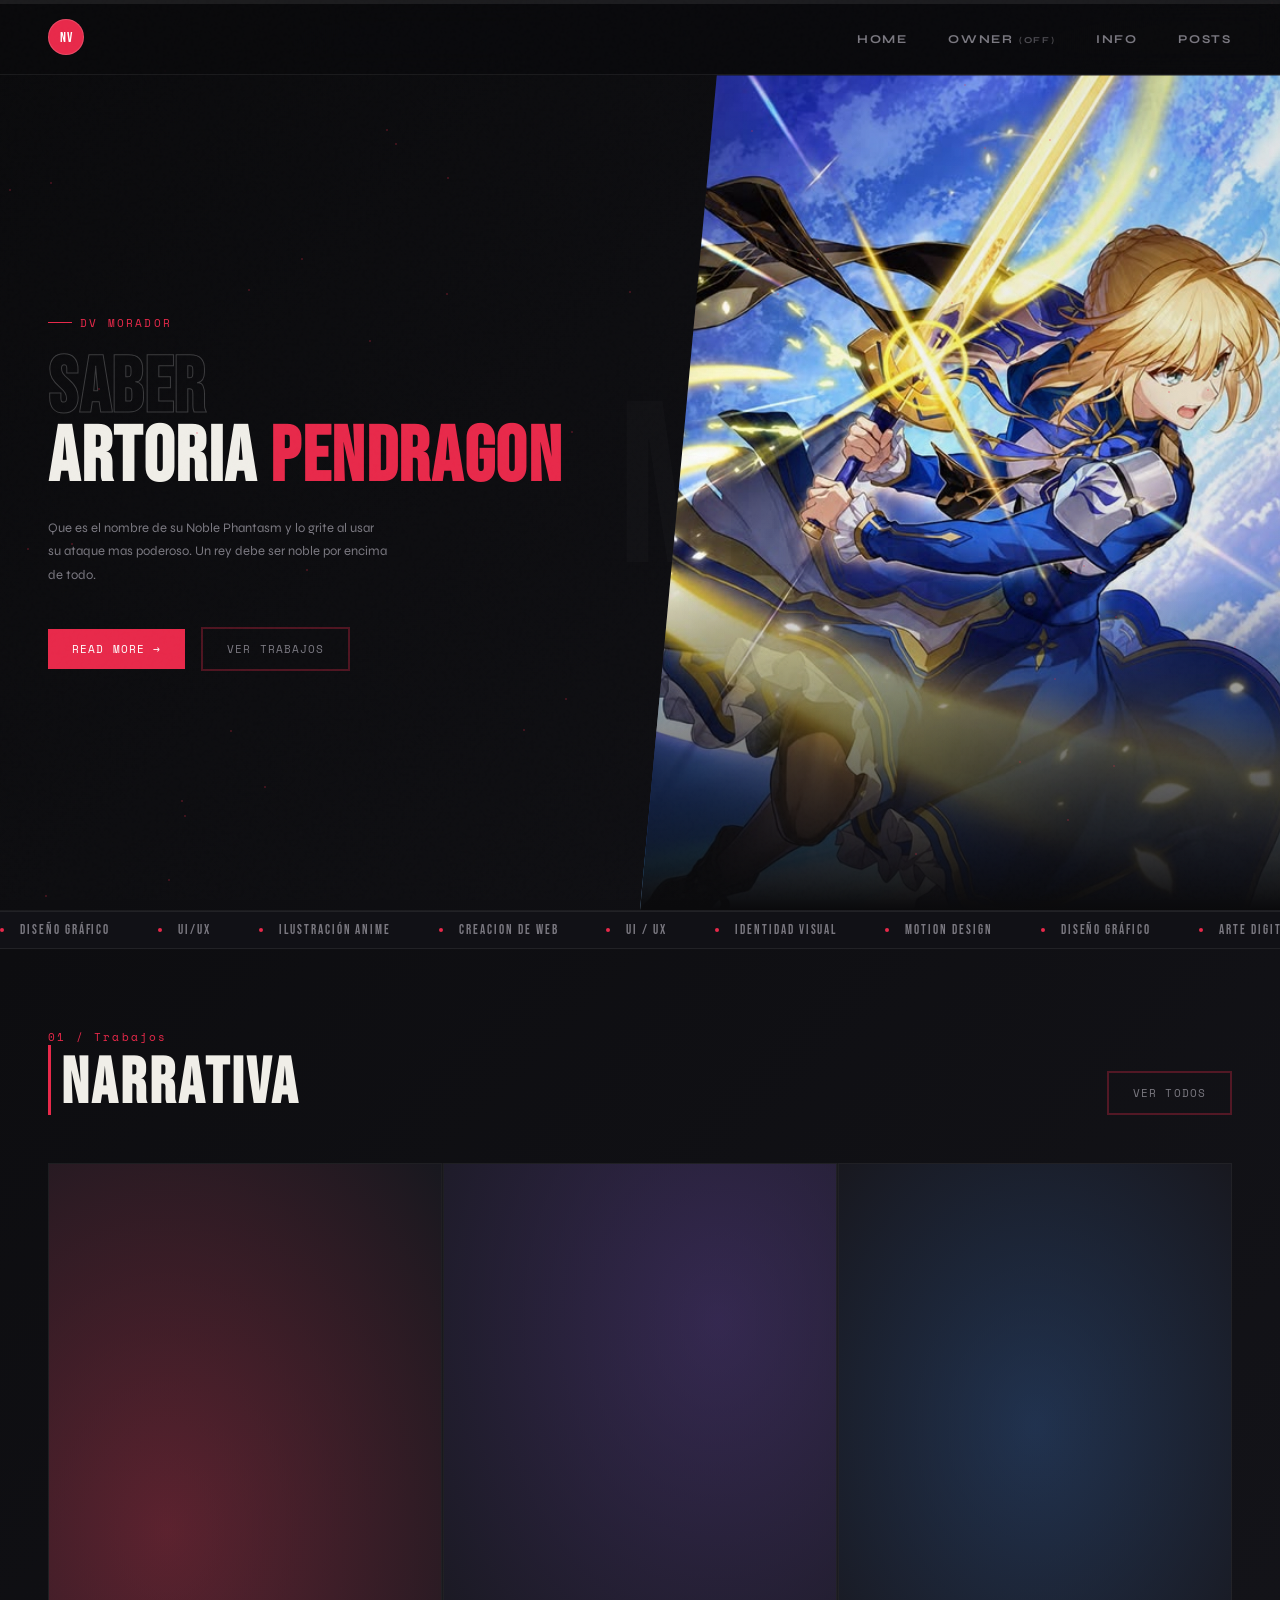
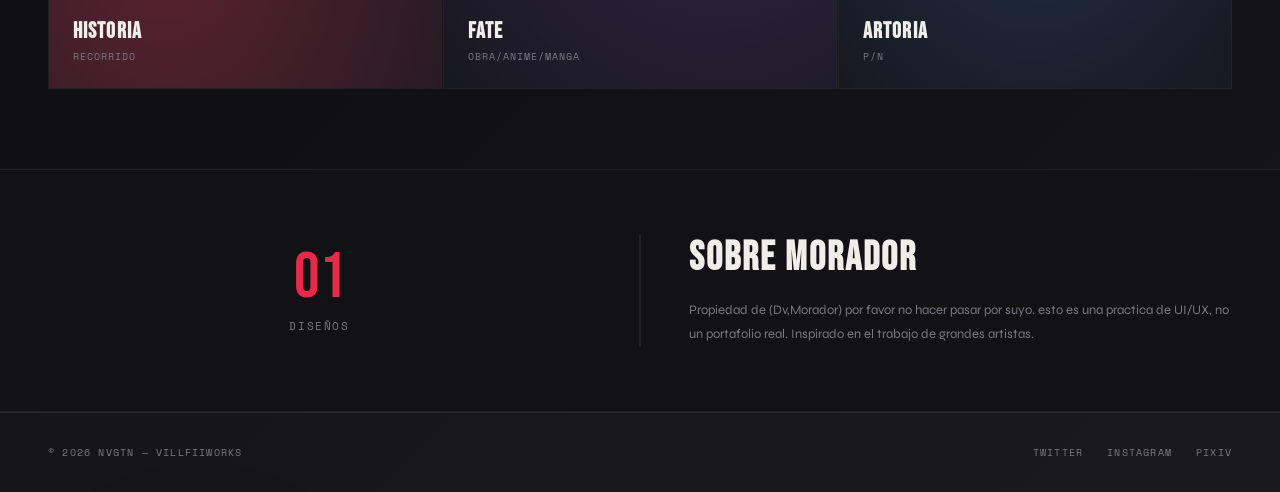
<file: UIUX/UiUX-1.html>
<!DOCTYPE html>
<html lang="es">

<head>
  <meta charset="UTF-8">
  <meta name="viewport" content="width=device-width, initial-scale=1.0">
  <title>NVGTN — Portfolio</title>
  <link
    href="https://fonts.googleapis.com/css2?family=Bebas+Neue&family=Syne:wght@400;700;800&family=Space+Mono:wght@400;700&display=swap"
    rel="stylesheet">
  <link rel="stylesheet" href="UiUX-1.css">
</head>

<body>

  <!-- BARRA DE PROGRESO -->
  <div class="scroll-progress">
    <div class="scroll-progress-bar"></div>
  </div>

  <!-- NAV -->
  <nav>
    <div class="nav-logo">NV</div>
    <ul class="nav-links">
      <li><a href="#">Home</a></li>
      <li><a href="#" id="ownerLink">Owner <span id="animStatus" style="font-size:9px;opacity:0.6;">(OFF)</span></a>
      </li>
      <li>
        <a href="#" id="infoLink">Info</a>
        <div class="info-tooltip" id="infoTooltip">
          Inspírate en los trabajos de grandes artistas. Cada proyecto cuenta una historia única.
        </div>
      </li>
      <li class="posts-dropdown">
        <a href="#" id="postsLink">Posts</a>
        <div class="posts-menu" id="postsMenu">
          <div class="posts-menu-item" onclick="changeTemplate('Otros personajes')">🎨 Diseño Minimalista</div>
          <div class="posts-menu-item" onclick="changeTemplate('Saber herna')">🌈 Estilo Vibrante</div>
          <div class="posts-menu-item" onclick="changeTemplate('Goku')">✨ Tema Elegante</div>
          <div class="posts-menu-item" onclick="changeTemplate('Naruto')">🌙 Modo Oscuro Puro</div>
          <div class="posts-menu-item" onclick="changeTemplate('Luffy')">⚡ Estilo Futurista</div>
        </div>
      </li>
    </ul>
  </nav>

  <!-- HERO -->
  <section class="hero">
    <div class="hero-left">
      <span class="brand-tag">DV Morador</span>
      <h1 class="hero-title">
        <span class="outline">Saber</span>
        <span>Artoria</span>
        <span class="red">Pendragon</span>
      </h1>
      <p class="hero-subtitle">
        Que es el nombre de su Noble Phantasm y lo grite al usar
        su ataque mas poderoso. Un rey debe ser noble por encima de todo.
      </p>
      <div class="hero-cta">
        <a href="#" class="btn-primary">Read more →</a>
        <a href="#" class="btn-outline">Ver trabajos</a>
      </div>
    </div>

    <div class="hero-right">
      <div class="anime-figure">
        <img src="UX.IMAN/descarga.jpg" alt="character"
          style="width:100%; height:100%; object-fit:cover; object-position: top center;">
      </div>
    </div>

    <div class="bg-watermark">MORADOR</div>
  </section>

  <!-- MARQUEE -->
  <div class="marquee-wrap">
    <div class="marquee-track">
      <span class="marquee-item"><span class="dot"></span>Diseño Gráfico</span>
      <span class="marquee-item"><span class="dot"></span>UI/UX</span>
      <span class="marquee-item"><span class="dot"></span>Ilustración Anime</span>
      <span class="marquee-item"><span class="dot"></span>Creacion de web</span>
      <span class="marquee-item"><span class="dot"></span>UI / UX</span>
      <span class="marquee-item"><span class="dot"></span>Identidad Visual</span>
      <span class="marquee-item"><span class="dot"></span>Motion Design</span>
      <span class="marquee-item"><span class="dot"></span>Diseño Gráfico</span>
      <span class="marquee-item"><span class="dot"></span>Arte Digital</span>
      <span class="marquee-item"><span class="dot"></span>Ilustración Anime</span>
      <span class="marquee-item"><span class="dot"></span>Branding</span>
      <span class="marquee-item"><span class="dot"></span>UI / UX</span>
      <span class="marquee-item"><span class="dot"></span>Identidad Visual</span>
      <span class="marquee-item"><span class="dot"></span>Motion Design</span>
    </div>
  </div>

  <!-- PROYECTOS -->
  <section class="section scroll-reveal">
    <div class="section-header">
      <div>
        <p class="section-num">01 / Trabajos</p>
        <h2 class="section-title"><span class="accent-line"></span>NARRATIVA</h2>
      </div>
      <a href="#" class="btn-outline">Ver todos</a>
    </div>
    <div class="works-grid">
      <div class="work-card">
        <div class="work-bg work-bg-1"></div>
        <div class="work-overlay"><span class="work-overlay-btn">Ver proyecto</span></div>
        <div class="work-label">
          <h3>Historia</h3>
          <p>Recorrido</p>
        </div>
      </div>
      <div class="work-card">
        <div class="work-bg work-bg-2"></div>
        <div class="work-overlay"><span class="work-overlay-btn">Ver proyecto</span></div>
        <div class="work-label">
          <h3>Fate</h3>
          <p>Obra/Anime/Manga</p>
        </div>
      </div>
      <div class="work-card">
        <div class="work-bg work-bg-3"></div>
        <div class="work-overlay"><span class="work-overlay-btn">Ver proyecto</span></div>
        <div class="work-label">
          <h3>Artoria</h3>
          <p>P/N</p>
        </div>
      </div>
    </div>
  </section>

  <!-- ABOUT -->
  <div class="about-strip scroll-reveal">
    <div class="stat">
      <span class="stat-num">01</span>
      <span class="stat-label">Diseños</span>
    </div>
    <div class="divider"></div>
    <div class="about-text">
      <h2>Sobre MORADOR</h2>
      <p>Propiedad de (Dv,Morador) por favor no hacer pasar por suyo. esto es una practica
        de UI/UX, no un portafolio real. Inspirado en el trabajo de grandes artistas. 
      </p>
    </div>
  </div>

  <!-- FOOTER -->
  <footer>
    <p>© 2026 NVGTN — Villfiiworks</p>
    <div class="footer-socials">
      <a href="#">Twitter</a>
      <a href="#">Instagram</a>
      <a href="#">Pixiv</a>
    </div>
  </footer>

  <script src="UiUX-1.js"></script>
</body>

</html>
</file>
<file: UIUX/UiUX-1.css>
/* ===========================
   VILLFIIWORKS — styles.css
   =========================== */

*, *::before, *::after { margin: 0; padding: 0; box-sizing: border-box; }

:root {
  --red: #e8294a;
  --red-dim: #a01b33;
  --bg: #0a0a0c;
  --bg2: #111116;
  --bg3: #18181f;
  --text: #f0eee8;
  --muted: #7a7880;
  --border: rgba(255,255,255,0.07);
}

body {
  background: linear-gradient(-45deg, #0a0a0c, #111116, #18181f, #0a0a0c);
  background-size: 400% 400%;
  animation: gradientShift 15s ease infinite;
  color: var(--text);
  font-family: 'Syne', sans-serif;
  min-height: 100vh;
  overflow-x: hidden;
  position: relative;
}

/* NOISE OVERLAY */
body::before {
  content: '';
  position: fixed;
  inset: 0;
  background-image: url("data:image/svg+xml,%3Csvg viewBox='0 0 256 256' xmlns='http://www.w3.org/2000/svg'%3E%3Cfilter id='noise'%3E%3CfeTurbulence type='fractalNoise' baseFrequency='0.9' numOctaves='4' stitchTiles='stitch'/%3E%3C/filter%3E%3Crect width='100%25' height='100%25' filter='url(%23noise)' opacity='0.04'/%3E%3C/svg%3E");
  pointer-events: none;
  z-index: 100;
  opacity: 0.4;
}

/* ===================== PARTICLES & SPOTLIGHT ===================== */
.particles {
  position: fixed;
  width: 100%; height: 100%;
  top: 0; left: 0;
  pointer-events: none;
  z-index: 2;
}

.particle {
  position: absolute;
  width: 2px; height: 2px;
  background: var(--red);
  border-radius: 50%;
  opacity: 0.3;
}

.spotlight {
  position: fixed;
  width: 400px; height: 400px;
  background: radial-gradient(circle, rgba(232,41,74,0.1) 0%, transparent 70%);
  border-radius: 50%;
  pointer-events: none;
  z-index: 1;
  filter: blur(40px);
}

/* ===================== SCROLL ===================== */
.scroll-progress {
  position: fixed;
  top: 0; left: 0;
  width: 100%; height: 4px;
  background: rgba(255,255,255,0.08);
  z-index: 200;
  overflow: hidden;
}

.scroll-progress-bar {
  width: 0%;
  height: 100%;
  background: linear-gradient(90deg, rgba(232,41,74,1), rgba(255,255,255,0.7));
  transform-origin: left center;
  transition: width 0.15s ease-out;
}

.scroll-reveal {
  opacity: 0;
  transform: translateY(40px);
  transition: all 0.8s cubic-bezier(0.34, 1.56, 0.64, 1);
}

.scroll-reveal.active {
  opacity: 1;
  transform: translateY(0);
}

/* ===================== NAV ===================== */
nav {
  display: flex;
  align-items: center;
  justify-content: space-between;
  padding: 1.2rem 3rem;
  border-bottom: 1px solid var(--border);
  position: sticky;
  top: 0;
  background: rgba(10,10,12,0.85);
  backdrop-filter: blur(12px);
  z-index: 50;
  animation: fadeDown 0.6s ease both;
}

.nav-logo {
  width: 36px; height: 36px;
  border-radius: 50%;
  background: var(--red);
  display: flex;
  align-items: center;
  justify-content: center;
  font-family: 'Bebas Neue', sans-serif;
  font-size: 14px;
  letter-spacing: 1px;
  color: white;
  border: 1px solid rgba(255,255,255,0.15);
}

.nav-links {
  display: flex;
  gap: 2.5rem;
  list-style: none;
}

.nav-links a {
  position: relative;
  font-size: 12px;
  font-weight: 700;
  letter-spacing: 0.15em;
  color: var(--muted);
  text-decoration: none;
  text-transform: uppercase;
  transition: color 0.2s;
}

.nav-links a:hover { color: var(--text); }

.nav-links a::after {
  content: '';
  position: absolute;
  bottom: -3px; left: 0;
  width: 0; height: 2px;
  background: linear-gradient(90deg, var(--red), transparent);
  transition: width 0.4s cubic-bezier(0.34, 1.56, 0.64, 1);
}

.nav-links a:hover::after { width: 100%; }

#ownerLink { transition: all 0.3s; }
#ownerLink:hover { color: var(--red); }

/* ===================== HERO ===================== */
.hero {
  display: grid;
  grid-template-columns: 1fr 1fr;
  min-height: calc(100vh - 64px);
  position: relative;
  overflow: hidden;
  border-bottom: 1px solid rgba(255,255,255,0.06);
}

.hero-left {
  padding: 4rem 3rem;
  display: flex;
  flex-direction: column;
  justify-content: center;
  z-index: 2;
  transition: transform 0.35s ease;
}

.hero-right {
  transition: transform 0.35s ease;
  position: relative;
  overflow: hidden;
  clip-path: polygon(12% 0%, 100% 0%, 100% 100%, 0% 100%);
}
.bg-watermark { transition: transform 0.35s ease; }

.hero-right::before {
  content: '';
  position: absolute;
  inset: 0;
  background: linear-gradient(to right, transparent 0%, rgba(0,0,0,0.1) 100%);
  z-index: 2;
}

.hero-right::after {
  content: '';
  position: absolute; inset: 0;
  background: linear-gradient(180deg, transparent 60%, var(--bg) 100%);
  z-index: 2;
}

.brand-tag {
  font-family: 'Space Mono', monospace;
  font-size: 11px;
  letter-spacing: 0.2em;
  color: var(--red);
  text-transform: uppercase;
  margin-bottom: 1.5rem;
  display: flex;
  align-items: center;
  gap: 0.5rem;
}

.brand-tag::before {
  content: '';
  width: 24px; height: 1px;
  background: var(--red);
}

.hero-title {
  font-family: 'Bebas Neue', sans-serif;
  font-size: clamp(3rem, 6vw, 7rem);
  line-height: 0.9;
  letter-spacing: 0.02em;
  color: var(--text);
  position: relative;
}

.hero-title .outline {
  -webkit-text-stroke: 1px rgba(255,255,255,0.2);
  color: transparent;
  display: block;
}

.hero-title .red {
  color: var(--red);
  animation: neonPulse 3s ease-in-out infinite;
}

.hero-title:hover .red {
  animation: glitch 0.3s cubic-bezier(0.25, 0.46, 0.45, 0.94);
  text-shadow: -2px 0 #ff006e, 2px 0 #00ffff;
}

.hero-subtitle {
  margin-top: 1.5rem;
  font-size: 13px;
  line-height: 1.8;
  color: var(--muted);
  max-width: 340px;
}

.hero-cta {
  margin-top: 2.5rem;
  display: flex;
  gap: 1rem;
  align-items: center;
}

/* ===================== BUTTONS ===================== */
.btn-primary {
  background: var(--red);
  color: white;
  font-family: 'Space Mono', monospace;
  font-size: 11px;
  letter-spacing: 0.1em;
  text-transform: uppercase;
  padding: 0.75rem 1.5rem;
  border: none;
  cursor: pointer;
  text-decoration: none;
  transition: all 0.3s cubic-bezier(0.34, 1.56, 0.64, 1);
  display: inline-flex;
  align-items: center;
  gap: 0.5rem;
  position: relative;
  overflow: hidden;
}

.btn-primary:hover {
  background: #c01e38;
  transform: translateY(-3px) scale(1.05);
  box-shadow: 0 20px 40px rgba(232,41,74,0.4);
}

.btn-outline {
  font-family: 'Space Mono', monospace;
  font-size: 11px;
  letter-spacing: 0.1em;
  text-transform: uppercase;
  padding: 0.75rem 1.5rem;
  border: 2px solid rgba(232,41,74,0.3);
  color: var(--muted);
  background: transparent;
  cursor: pointer;
  text-decoration: none;
  transition: all 0.3s cubic-bezier(0.34, 1.56, 0.64, 1);
}

.btn-outline:hover {
  border-color: var(--red);
  color: var(--text);
  transform: translateY(-3px);
  box-shadow: 0 0 30px rgba(232,41,74,0.2);
}

/* ===================== ANIME FIGURE ===================== */
.anime-figure {
  width: 100%; height: 100%;
  position: relative;
  background: radial-gradient(ellipse 60% 80% at 55% 40%, rgba(232,41,74,0.12) 0%, transparent 70%), var(--bg3);
}

.figure-text {
  position: absolute;
  bottom: 2rem; right: 1rem;
  font-family: 'Bebas Neue', sans-serif;
  font-size: 7rem;
  color: rgba(255,255,255,0.03);
  line-height: 1;
  z-index: 1;
  user-select: none;
}

.upload-hint {
  position: absolute;
  top: 50%; left: 55%;
  transform: translate(-50%, -50%);
  z-index: 3;
  text-align: center;
}

.upload-hint p {
  font-family: 'Space Mono', monospace;
  font-size: 11px;
  color: var(--muted);
  letter-spacing: 0.1em;
}

.upload-hint .icon {
  width: 48px; height: 48px;
  border: 1px solid var(--border);
  border-radius: 50%;
  margin: 0 auto 1rem;
  display: flex;
  align-items: center;
  justify-content: center;
  color: var(--muted);
  font-size: 20px;
}

/* ===================== MARQUEE ===================== */
.marquee-wrap {
  border-top: 1px solid var(--border);
  border-bottom: 1px solid var(--border);
  padding: 0.6rem 0;
  overflow: hidden;
  background: var(--bg2);
}

.marquee-track {
  display: flex;
  gap: 3rem;
  white-space: nowrap;
  width: max-content;
}

body.animations-active .marquee-track { animation: marquee 20s linear infinite; }

.marquee-item {
  font-family: 'Bebas Neue', sans-serif;
  font-size: 13px;
  letter-spacing: 0.15em;
  color: var(--muted);
  display: flex;
  align-items: center;
  gap: 1rem;
}

.marquee-item .dot {
  width: 4px; height: 4px;
  border-radius: 50%;
  background: var(--red);
}

/* ===================== SECTION / WORKS ===================== */
.section { padding: 5rem 3rem; }

.section-header {
  display: flex;
  justify-content: space-between;
  align-items: flex-end;
  margin-bottom: 3rem;
}

.section-title {
  font-family: 'Bebas Neue', sans-serif;
  font-size: clamp(2.5rem, 5vw, 4rem);
  letter-spacing: 0.05em;
  line-height: 1;
}

.section-num {
  font-family: 'Space Mono', monospace;
  font-size: 11px;
  color: var(--red);
  letter-spacing: 0.2em;
}

.works-grid {
  display: grid;
  grid-template-columns: repeat(3, 1fr);
  gap: 1px;
  background: rgba(255,255,255,0.04);
  perspective: 1200px;
}

.work-card {
  background: rgba(255,255,255,0.03);
  aspect-ratio: 3/4;
  position: relative;
  overflow: hidden;
  cursor: pointer;
  border: 1px solid rgba(232,41,74,0);
  transition: all 0.4s cubic-bezier(0.34, 1.56, 0.64, 1);
  transform-style: preserve-3d;
}

.work-card:hover {
  border-color: rgba(232,41,74,0.5);
  box-shadow: 0 0 40px rgba(232,41,74,0.3), inset 0 0 30px rgba(232,41,74,0.1);
}

.work-card:hover .work-overlay { opacity: 1; }
.work-card:hover .work-bg { transform: scale(1.08); }

.work-bg {
  width: 100%; height: 100%;
  transition: transform 0.5s ease;
}

.work-bg-1 { background: radial-gradient(ellipse at 30% 70%, rgba(232,41,74,0.3), var(--bg3)); }
.work-bg-2 { background: radial-gradient(ellipse at 70% 30%, rgba(100,60,180,0.3), var(--bg3)); }
.work-bg-3 { background: radial-gradient(ellipse at 50% 50%, rgba(30,100,200,0.25), var(--bg3)); }

.work-label {
  position: absolute;
  bottom: 1.5rem; left: 1.5rem;
  z-index: 2;
}

.work-label h3 {
  font-family: 'Bebas Neue', sans-serif;
  font-size: 1.4rem;
  letter-spacing: 0.05em;
  margin-bottom: 0.2rem;
}

.work-label p {
  font-family: 'Space Mono', monospace;
  font-size: 10px;
  color: var(--muted);
  letter-spacing: 0.1em;
  text-transform: uppercase;
}

.work-overlay {
  position: absolute; inset: 0;
  background: rgba(232,41,74,0.15);
  display: flex;
  align-items: center;
  justify-content: center;
  opacity: 0;
  transition: opacity 0.3s;
  z-index: 3;
}

.work-overlay-btn {
  font-family: 'Space Mono', monospace;
  font-size: 11px;
  letter-spacing: 0.1em;
  text-transform: uppercase;
  color: white;
  border: 1px solid rgba(255,255,255,0.4);
  padding: 0.6rem 1.2rem;
  background: transparent;
}

body.animations-active .work-card:nth-child(1) { animation: fadeUp 0.6s 0.1s ease both; }
body.animations-active .work-card:nth-child(2) { animation: fadeUp 0.6s 0.2s ease both; }
body.animations-active .work-card:nth-child(3) { animation: fadeUp 0.6s 0.3s ease both; }

/* ===================== ABOUT STRIP ===================== */
.about-strip {
  background: var(--bg2);
  border-top: 1px solid var(--border);
  border-bottom: 1px solid var(--border);
  padding: 4rem 3rem;
  display: grid;
  grid-template-columns: 1fr 2px 1fr;
  gap: 3rem;
  align-items: center;
}

.about-strip .divider {
  background: var(--border);
  height: 100%;
  min-height: 80px;
}

.stat { text-align: center; }

.stat-num {
  font-family: 'Bebas Neue', sans-serif;
  font-size: 4rem;
  color: var(--red);
  display: block;
  line-height: 1;
}

.stat-label {
  font-family: 'Space Mono', monospace;
  font-size: 11px;
  letter-spacing: 0.15em;
  color: var(--muted);
  text-transform: uppercase;
  margin-top: 0.5rem;
  display: block;
}

.about-text h2 {
  font-family: 'Bebas Neue', sans-serif;
  font-size: 2.5rem;
  letter-spacing: 0.05em;
  margin-bottom: 1rem;
}

.about-text p {
  font-size: 13px;
  line-height: 1.9;
  color: var(--muted);
}

/* ===================== FOOTER ===================== */
footer {
  padding: 2rem 3rem;
  border-top: 1px solid rgba(255,255,255,0.08);
  display: flex;
  justify-content: space-between;
  align-items: center;
  background: rgba(255,255,255,0.02);
}

footer p {
  font-family: 'Space Mono', monospace;
  font-size: 10px;
  letter-spacing: 0.12em;
  color: var(--muted);
  text-transform: uppercase;
}

.footer-socials { display: flex; gap: 1.5rem; }

.footer-socials a {
  font-family: 'Space Mono', monospace;
  font-size: 10px;
  letter-spacing: 0.12em;
  color: var(--muted);
  text-decoration: none;
  text-transform: uppercase;
  transition: color 0.2s;
}

.footer-socials a:hover { color: var(--text); }

/* ===================== BG WATERMARK ===================== */
.bg-watermark {
  position: absolute;
  right: -1rem; top: 50%;
  transform: translateY(-50%);
  font-family: 'Bebas Neue', sans-serif;
  font-size: 18vw;
  color: rgba(255,255,255,0.02);
  user-select: none;
  pointer-events: none;
  line-height: 1;
  z-index: 0;
  white-space: nowrap;
}

/* ===================== ACCENT LINE ===================== */
.accent-line {
  display: inline-block;
  width: 3px; height: 1.1em;
  background: var(--red);
  vertical-align: middle;
  margin-right: 0.6rem;
}

/* ===================== DROPDOWN POSTS ===================== */
.posts-dropdown { position: relative; display: inline-block; }

.posts-menu {
  display: none;
  position: absolute;
  top: 100%; left: -50px;
  background: var(--bg2);
  border: 1px solid var(--border);
  border-radius: 4px;
  min-width: 200px;
  z-index: 1000;
  margin-top: 0.5rem;
  box-shadow: 0 8px 32px rgba(0,0,0,0.3);
  animation: fadeDown 0.3s ease;
}

.posts-menu.active { display: block; }

.posts-menu-item {
  padding: 0.75rem 1rem;
  cursor: pointer;
  font-family: 'Space Mono', monospace;
  font-size: 11px;
  letter-spacing: 0.1em;
  color: var(--muted);
  border-bottom: 1px solid rgba(255,255,255,0.03);
  transition: all 0.2s;
}

.posts-menu-item:last-child { border-bottom: none; }
.posts-menu-item:hover { background: var(--bg3); color: var(--red); }

/* ===================== INFO TOOLTIP ===================== */
.info-tooltip {
  position: fixed;
  background: var(--bg2);
  border: 1px solid var(--red);
  border-radius: 4px;
  padding: 1rem 1.2rem;
  font-family: 'Space Mono', monospace;
  font-size: 11px;
  letter-spacing: 0.05em;
  color: var(--text);
  max-width: 280px;
  z-index: 2000;
  opacity: 0;
  pointer-events: none;
  box-shadow: 0 8px 32px rgba(232,41,74,0.2);
  transition: opacity 0.3s;
}

.info-tooltip.show { opacity: 1; pointer-events: auto; }

/* ===================== KEYFRAMES ===================== */
@keyframes gradientShift {
  0%   { background-position: 0% 50%; }
  50%  { background-position: 100% 50%; }
  100% { background-position: 0% 50%; }
}

@keyframes fadeDown {
  from { opacity: 0; transform: translateY(-16px); }
  to   { opacity: 1; transform: translateY(0); }
}

@keyframes fadeUp {
  from { opacity: 0; transform: translateY(24px); }
  to   { opacity: 1; transform: translateY(0); }
}

@keyframes marquee {
  from { transform: translateX(0); }
  to   { transform: translateX(-50%); }
}

@keyframes neonPulse {
  0%, 100% { text-shadow: 0 0 10px rgba(232,41,74,0.5), 0 0 20px rgba(232,41,74,0.3); }
  50%       { text-shadow: 0 0 20px rgba(232,41,74,0.8), 0 0 40px rgba(232,41,74,0.5); }
}

@keyframes glitch {
  0%   { text-shadow: -2px 0 #ff006e, 2px 0 #00ffff; }
  25%  { text-shadow:  2px 2px #ff006e, -2px -2px #00ffff; }
  50%  { text-shadow: -2px 2px #ff006e, 2px -2px #00ffff; }
  75%  { text-shadow:  2px -2px #ff006e, -2px 2px #00ffff; }
  100% { text-shadow: -2px 0 #ff006e, 2px 0 #00ffff; }
}

@keyframes float {
  0%, 100% { transform: translateY(0px) translateX(0px); opacity: 0.3; }
  25%  { transform: translateY(-20px) translateX(10px); opacity: 0.5; }
  50%  { transform: translateY(-40px) translateX(-10px); opacity: 0.3; }
  75%  { transform: translateY(-20px) translateX(5px); opacity: 0.4; }
}

/* ===================== RESPONSIVE ===================== */
@media (max-width: 768px) {
  .hero {
    grid-template-columns: 1fr;
    position: relative;
    min-height: 100vh;
  }
  .hero-right {
    display: block;
    position: absolute;
    inset: 0;
    opacity: 0.35;
    z-index: 0;
    clip-path: none;
  }
  .hero-right::before {
    background: linear-gradient(
      to bottom,
      transparent 30%,
      var(--bg) 100%
    ) !important;
  }
  .hero-left {
    position: relative;
    z-index: 1;
    padding: 3rem 1.5rem;
    min-height: 100vh;
    justify-content: flex-end;
    padding-bottom: 4rem;
  }
  .works-grid { grid-template-columns: 1fr; }
  .about-strip { grid-template-columns: 1fr; }
  .about-strip .divider { display: none; }
  nav { padding: 1rem 1.5rem; }
  .section { padding: 3rem 1.5rem; }
}

@media (max-width: 480px) {
  .nav-links { gap: 1.5rem; }
  .nav-links a { font-size: 10px; }
  .hero-title { font-size: clamp(3rem, 8vw, 5rem); }
  .btn-primary, .btn-outline { padding: 0.6rem 1rem; font-size: 10px; }
  .about-strip { padding: 2rem 1rem; }
  .stat-num { font-size: 3rem; }
}
</file>
